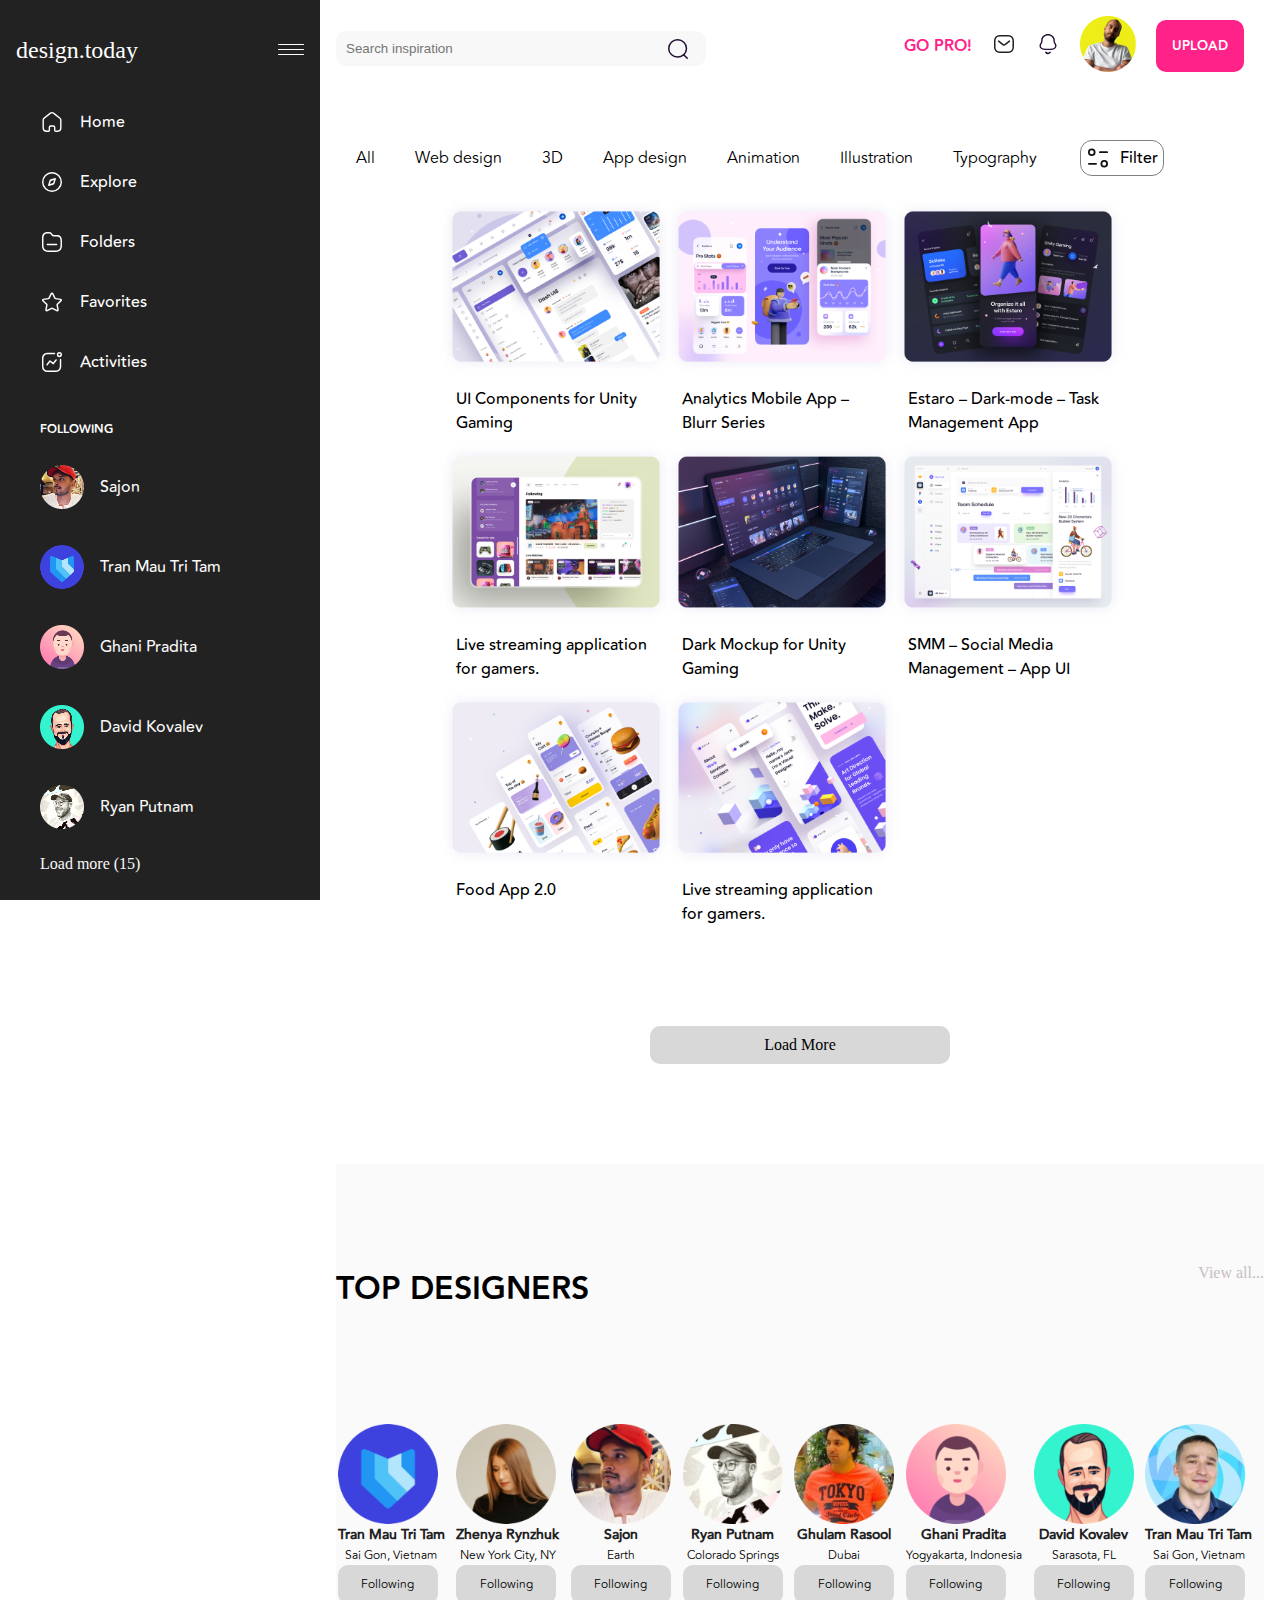
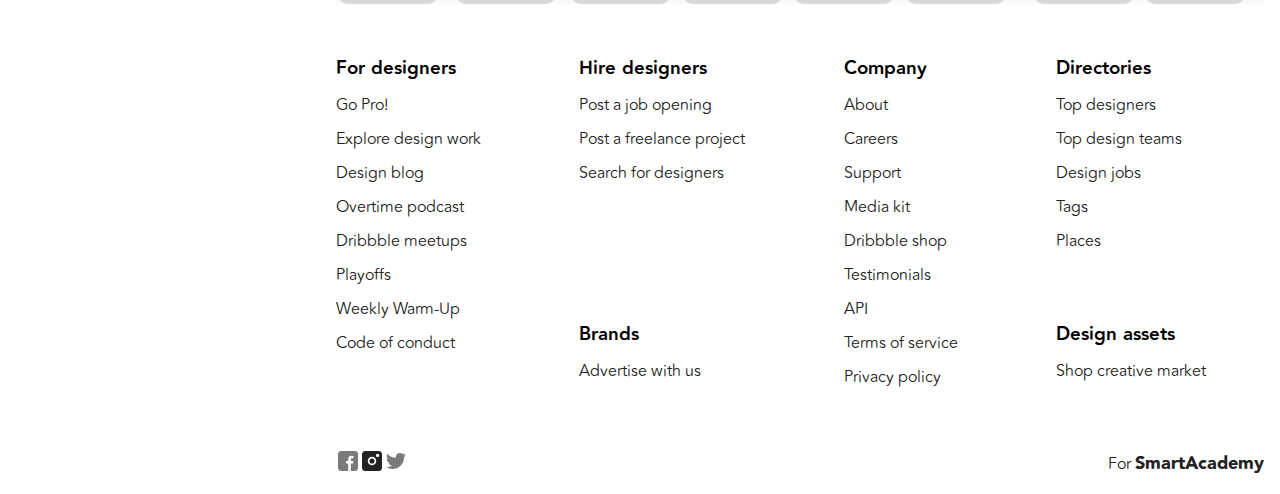
<file: index.html>
<!DOCTYPE html>
<html lang="en">
<head>
    <meta charset="UTF-8">
    <meta http-equiv="X-UA-Compatible" content="IE=edge">
    <meta name="viewport" content="width=device-width, initial-scale=1.0">
    <meta property="og:url" content="voyager56.github.io/midterm/">
	<meta property="og:type" content="Website For Designers" />
	<meta property="og:title" content="Design Today"/>
	<meta property="og:description" content="Design Today" />
	<meta property="og:image" content="images\navbar\compas-nav.svg"/>
	<meta name="keywords" content="html,css" />
	<meta name="author" content="Levan Miqatadze">
	<meta name="description" content="Design Today" />
    <link rel="stylesheet" href="style/fonts.css">
    <link rel="stylesheet" href="style/reset.css">
    <link rel="stylesheet" href="style/style.css">
    <link rel="stylesheet" href="style/media query.css">
    <title>დავალება 12</title>
</head>
<body>
    <nav class="navbar">
        <ul class="nav">
            <li class="logo">
                <a href="#" class="logo-link">
                    <img src="images/navbar/design-logo.svg" alt="logo" id="logo">
                </a>    
                <a href="#" class="logo-link">
                    <img src="images/navbar/drop-down-logo.svg" alt="dropdown" id="dropdown">
                </a>
            </li>
            <li class="nav-item">
                <a href="#" class="link">
                    <img src="images/navbar/home-nav.svg" alt="Home">
                    <span class="text">Home</span>
                </a>
            </li>
            <li class="nav-item">
                <a href="#" class="link">
                    <img src="images/navbar/compas-nav.svg" alt="Explore">
                    <span class="text">Explore</span>
                </a>
            </li>
            <li class="nav-item">
                <a href="#" class="link">
                    <img src="images/navbar/folder-nav.svg" alt="Folders">
                    <span class="text">Folders</span>
                </a>
            </li>
            <li class="nav-item">
                <a href="#" class="link">
                    <img src="images/navbar/favorites-nav.svg" alt="Favorites">
                    <span class="text">Favorites</span>
                </a>
            </li>
            <li class="nav-item">
                <a href="#" class="link">                
                    <img src="images/navbar/activities-nav.svg" alt="Activities">
                    <span class="text">Activities</span>
                </a>
                </li>
            <li class="nav-item">
                <ul class="followers">
                    <span id="following-text">FOLLOWING</span>
                    <li class="follower">
                        <a href="#" class="follower-link">
                            <img src="images/navbar/followers/f1.png" alt="Sajon">
                            <span class="text">Sajon</span>
                        </a>
                    </li>
                    <li class="follower">
                        <a href="#" class="follower-link">
                            <img src="images/navbar/followers/f2.png" alt="Tran Mau Tri Tam">
                            <span class="text">Tran Mau Tri Tam</span>
                        </a>
                    </li> 
                    <li class="follower">
                        <a href="#" class="follower-link">
                            <img src="images/navbar/followers/f3.png" alt="Ghani Pradita">
                            <span class="text">Ghani Pradita</span>
                        </a>
                    </li>
                    <li class="follower">
                        <a href="#" class="follower-link">
                            <img src="images/navbar/followers/f4.png" alt="David Kovalev">
                            <span class="text">David Kovalev</span>
                        </a>
                    </li>
                    <li class="follower">
                        <a href="#" class="follower-link">
                            <img src="images/navbar/followers/f5.png" alt="Ryan Putnam">
                            <span class="text">Ryan Putnam</span>
                        </a>
                    </li>
                    <a href="#" class="show-more">Load more (15)</a>
                </ul>
            </li>
        </ul>
    </nav>
    <main>
        <header>
            <form class="searchbox" action="#">
                <input type="text" placeholder="Search inspiration" name="search-bar">
                <a class="search-icon" href="#">
                    <img src="images/header/search-icon.svg" alt="search-icon">
                </a>
            </form>
                <ul class="header-nav">
                    <li class="header-navitem">
                        <a class="gopro-link" href="#" title="GO PRO!">GO PRO!</a>
                    </li>
                    <li class="header-navitem">
                        <a href="#">
                            <img class="mail" src="images/header/mail-icon.svg" alt="mail ico">
                        </a>
                    </li>
                    <li class="header-navitem">
                        <a href="#">
                            <img class="bell" src="images/header/bell-icon.svg" alt="bell ico">
                        </a>
                    </li>
                    <li class="header-navitem">
                        <a href="table.html">
                            <img class="pfp" src="images/header/profile-picture.png" alt="pfp">
                        </a>
                    </li>
                    <li class="header-navitem">
                        <form action="#adress">
                        <button class="upload">UPLOAD</button>
                        </form>
                    </li>
                </ul>
        </header>
        <section>
            <div class="section-navbar">
					<a class="nav-link" href="#">All</a>
					<a class="nav-link" href="#">Web design</a>
					<a class="nav-link" href="#">3D</a>
					<a class="nav-link" href="#">App design</a>
					<a class="nav-link" href="#">Animation</a>
					<a class="nav-link" href="#">Illustration</a>
					<a class="nav-link" href="#">Typography</a>
                    <div class="last-item">
                        <a class="filter-link" href="#">
                            <img src="images/main section/filter.svg" alt="filter">
                            <span class="filter">Filter</span>
                        </a>
                    </div>
                </div>
            <div class="grid-content">
                <div class="component-relative">
                    <a href="#">
                        <img src="images/main section/5.png" class = "grid-img" alt="ui components">
                    </a>
                    <button class="heart-btn">
                    <img class="heart" src="images/main section/hover1.svg" alt="heart">
                    </button>
                    <button class="plus-btn">
                    <img class="plus" src="images/main section/hover2.svg" alt="plus">
                    </button>
                    <p class="component-p">UI Components for Unity Gaming</p>
                </div>
                <div class="component">
                    <a href="#">
                        <img src="images/main section/6.png" class = "grid-img" alt="ui components">
                    </a>
                    <p class="component-p">Analytics Mobile App – Blurr Series</p>
                </div>
                <div class="component">
                    <a href="#">
                        <img src="images/main section/7.png" class = "grid-img" alt="ui components">
                    </a>
                    <p class="component-p">Estaro – Dark-mode – Task Management App</p>
                </div>
                <div class="component">
                    <a href="#">
                        <img src="images/main section/8.png" class = "grid-img" alt="ui components">
                    </a>
                    <p class="component-p">Live streaming application for gamers.</p>
                </div>
                <div class="component">
                    <a href="#">
                        <img src="images/main section/9.png" class = "grid-img" alt="ui components">
                    </a>
                    <p class="component-p">Dark Mockup for Unity Gaming</p>
                </div>
                <div class="component">
                    <a href="#">
                        <img src="images/main section/10.png" class = "grid-img" alt="ui components">
                    </a>
                    <p class="component-p">SMM – Social Media Management – App UI</p>
                </div>
                <div class="component">
                    <a href="#">
                        <img src="images/main section/11.png" class = "grid-img" alt="ui components">
                    </a>
                    <p class="component-p">Food App 2.0</p>
                </div>
                <div class="component">
                    <a href="#">
                        <img src="images/main section/12.png" class = "grid-img" alt="ui components">
                    </a>
                    <p class="component-p">Live streaming application for gamers.</p>
                </div>
            </div>
            <a class="loadmore" href="#">Load More</a>
            <div class="top-designers">
                <div class="wrap">
                    <h1>TOP DESIGNERS</h1>
                    <a href="#">View all...</a>
                </div>
                <ul class="designers">
                    <li class="designer">
                        <img src="images/designers/5.png" alt="d5">
                        <a href="#">
                            <h3>Tran Mau Tri Tam</h3>
                        </a>
                        <span>Sai Gon, Vietnam</span>
                        <button>
                            <span>Following</span>
                        </button>
                    </li>
                    <li class="designer">
                        <img src="images/designers/6.png" alt="d6">
                        <a href="#">
                            <h3>Zhenya Rynzhuk</h3>
                        </a>
                        <span>New York City, NY</span>
                        <button>
                            <span>Following</span>
                        </button>
                    </li>
                    <li class="designer">
                        <img src="images/designers/7.png" alt="d7">
                        <a href="#">
                            <h3>Sajon</h3>
                        </a>
                        <span>Earth</span>
                        <button>
                            <span>Following</span>
                        </button>
                    </li>
                    <li class="designer">
                        <img src="images/designers/8.png" alt="d8">
                        <a href="#">
                            <h3>Ryan Putnam</h3>
                        </a>
                        <span>Colorado Springs</span>
                        <button>
                            <span>Following</span>
                        </button>
                    </li>
                    <li class="designer">
                        <img src="images/designers/9.png" alt="d9">
                        <a href="#">
                            <h3>Ghulam Rasool</h3>
                        </a>
                        <span>Dubai</span>
                        <button>
                            <span>Following</span>
                        </button>
                    </li>
                    <li class="designer">
                        <img src="images/designers/10.png" alt="d10">
                        <a href="#">
                            <h3>Ghani Pradita</h3>
                        </a>
                        <span>Yogyakarta, Indonesia</span>
                        <button>
                            <span>Following</span>
                        </button>
                    </li>
                    <li class="designer">
                        <img src="images/designers/11.png" alt="d11">
                        <a href="#">
                            <h3>David Kovalev</h3>
                        </a>
                        <span>Sarasota, FL</span>
                        <button>
                            <span>Following</span>
                        </button>
                    </li>
                    <li class="designer">
                        <img src="images/designers/12.png" alt="d12">
                        <a href="#">
                            <h3>Tran Mau Tri Tam</h3>
                        </a>
                        <span>Sai Gon, Vietnam</span>
                        <button>
                            <span>Following</span>
                        </button>
                    </li>
                </ul>
            </div>
        <footer>
            <div class="footer-wrap">
                <div class="for-designers-wrap">
                    <h3>For designers</h3>
                    <ul class="for-designers">
                        <li class="designer-options">
                            <a href="#">Go Pro!</a>
                        </li>
                        <li class="designer-options">
                            <a href="#">Explore design work </a>
                        </li>
                        <li class="designer-options">
                            <a href="#">Design blog</a>
                        </li>
                        <li class="designer-options">
                            <a href="#">Overtime podcast</a>
                        </li>
                        <li class="designer-options">
                            <a href="#">Dribbble meetups</a>
                        </li>
                        <li class="designer-options">
                            <a href="#">Playoffs</a>
                        </li>
                        <li class="designer-options">
                            <a href="#">Weekly Warm-Up</a>
                        </li>
                        <li class="designer-options">
                            <a href="#">Code of conduct</a>
                        </li>
                    </ul>
                </div>
                <div class="hire-designers">
                    <h3>Hire designers</h3>
                    <ul>
                        <li class="hire-options">
                            <a href="#">Post a job opening</a>
                        </li>
                        <li class="hire-options">
                            <a href="#"> Post a freelance project</a>
                        </li>
                        <li class="hire-options">
                            <a href="#">Search for designers</a>
                        </li>
                    </ul>
                </div>
                <div class="brands">
                    <h3>Brands</h3>
                    <a href="#">Advertise with us</a>
                </div>
                <div class="company">
                    <h3>Company</h3>
                    <ul>
                        <li class="company-options">
                            <a href="#">About</a>
                        </li>
                        <li class="company-options">
                            <a href="#">Careers</a>
                        </li>
                        <li class="company-options">
                            <a href="#">Support</a>
                        </li>
                        <li class="company-options">
                            <a href="#">Media kit</a>
                        </li>
                        <li class="company-options">
                            <a href="#">Dribbble shop</a>
                        </li>
                        <li class="company-options">
                            <a href="#">Testimonials</a>
                        </li>
                        <li class="company-options">
                            <a href="#">API</a>
                        </li>
                        <li class="company-options">
                            <a href="#">Terms of service</a>
                        </li>
                        <li class="company-options">
                            <a href="#">Privacy policy</a>
                        </li>
                    </ul>
                </div>
                <div class="directories">
                    <h3>Directories</h3>
                    <ul>
                        <li class="directories-options">
                            <a href="#">Top designers</a>
                        </li>
                        <li class="directories-options">
                            <a href="#">Top design teams</a>
                        </li>
                        <li class="directories-options">
                            <a href="#">Design jobs</a>
                        </li>
                        <li class="directories-options">
                            <a href="#">Tags </a>
                        </li>
                        <li class="directories-options">
                            <a href="#">Places</a>
                        </li>
                    </ul>
                </div>
                <div class="design-assets">
                    <h3>Design assets</h3>
                    <a href="#">Shop creative market</a>
                </div>
            </div>
            <div class="footer-logos">
                <a id="facebook" href="https://www.facebook.com">
                    <svg xmlns="http://www.w3.org/2000/svg" width="24" height="24" viewBox="0 0 24 24">
                        <g id="Component_12_4" data-name="Component 12 – 4" opacity="0.6">
                          <rect id="Rectangle_76" data-name="Rectangle 76" width="24" height="24" fill="rgba(255,255,255,0)"/>
                          <g id="Layer_2" data-name="Layer 2" transform="translate(2 2)">
                            <g id="Layer_1" data-name="Layer 1">
                              <path id="Path_12" data-name="Path 12" d="M16.441,0H3.559A3.563,3.563,0,0,0,0,3.559V16.441A3.563,3.563,0,0,0,3.559,20H10.2V12.6H8V10.047h2.2V8.166a3.088,3.088,0,0,1,3.285-3.39,18.149,18.149,0,0,1,1.969.1V7.159H14.1c-1.061,0-1.264.5-1.264,1.241v1.631h2.525l-.339,2.553H12.841V20h3.6A3.563,3.563,0,0,0,20,16.441V3.559A3.563,3.563,0,0,0,16.441,0Z" fill="#222"/>
                            </g>
                          </g>
                        </g>
                      </svg>
                </a>
                <a id="instagram" href="https://www.instagram.com">
                    <svg id="Component_13_4" data-name="Component 13 – 4" xmlns="http://www.w3.org/2000/svg" width="24" height="24" viewBox="0 0 24 24">
                        <rect id="Rectangle_77" data-name="Rectangle 77" width="24" height="24" fill="rgba(255,255,255,0)"/>
                        <g id="Layer_2" data-name="Layer 2" transform="translate(2 2)">
                          <g id="Layer_1" data-name="Layer 1">
                            <path id="Path_13" data-name="Path 13" d="M10,7.458A2.542,2.542,0,1,0,12.542,10,2.542,2.542,0,0,0,10,7.458Zm0,0A2.542,2.542,0,1,0,12.542,10,2.542,2.542,0,0,0,10,7.458ZM16.441,0H3.559A3.563,3.563,0,0,0,0,3.559V16.441A3.563,3.563,0,0,0,3.559,20H16.441A3.563,3.563,0,0,0,20,16.441V3.559A3.563,3.563,0,0,0,16.441,0ZM10,14.237A4.237,4.237,0,1,1,14.237,10,4.237,4.237,0,0,1,10,14.237ZM15.593,6.1a1.695,1.695,0,1,1,1.695-1.695A1.695,1.695,0,0,1,15.593,6.1ZM10,7.458A2.542,2.542,0,1,0,12.542,10,2.542,2.542,0,0,0,10,7.458Z" fill="#222"/>
                          </g>
                        </g>
                    </svg>                      
                </a>
                <a id="twitter" href="https://www.twitter.com">
                    <svg xmlns="http://www.w3.org/2000/svg" width="24" height="24" viewBox="0 0 24 24">
                        <g id="Component_14_4" data-name="Component 14 – 4" opacity="0.6">
                          <rect id="Rectangle_78" data-name="Rectangle 78" width="24" height="24" fill="rgba(255,255,255,0)"/>
                          <g id="Layer_2" data-name="Layer 2" transform="translate(2.006 3.998)">
                            <g id="Layer_1" data-name="Layer 1" transform="translate(-0.006 0.002)">
                              <path id="Path_14" data-name="Path 14" d="M6.287,16A11.508,11.508,0,0,0,17.96,4.5V3.981a8.215,8.215,0,0,0,2.034-2.087,8.3,8.3,0,0,1-2.373.633A4.057,4.057,0,0,0,19.442.3a8.345,8.345,0,0,1-2.6.977,4.157,4.157,0,0,0-4.5-.99,4.042,4.042,0,0,0-2.6,3.75,3.911,3.911,0,0,0,.108.92A11.71,11.71,0,0,1,1.389.741,4,4,0,0,0,2.657,6.128,4.12,4.12,0,0,1,.8,5.621v.047A4.051,4.051,0,0,0,4.09,9.621a4.132,4.132,0,0,1-1.081.143,4.216,4.216,0,0,1-.773-.073A4.1,4.1,0,0,0,6.07,12.5,8.308,8.308,0,0,1,.986,14.228a8.644,8.644,0,0,1-.992-.057A11.744,11.744,0,0,0,6.287,16" transform="translate(0.006 -0.002)" fill="#222"/>
                            </g>
                          </g>
                        </g>
                    </svg>                      
                </a>
                <a href="https://www.smartacademy.com" class="smart-academy">
                    <span id="for">For</span>
                    <span id="smartac">SmartAcademy</span>
                </a>
            </div>
        </footer>
    </main>
</body>
</html>
</file>
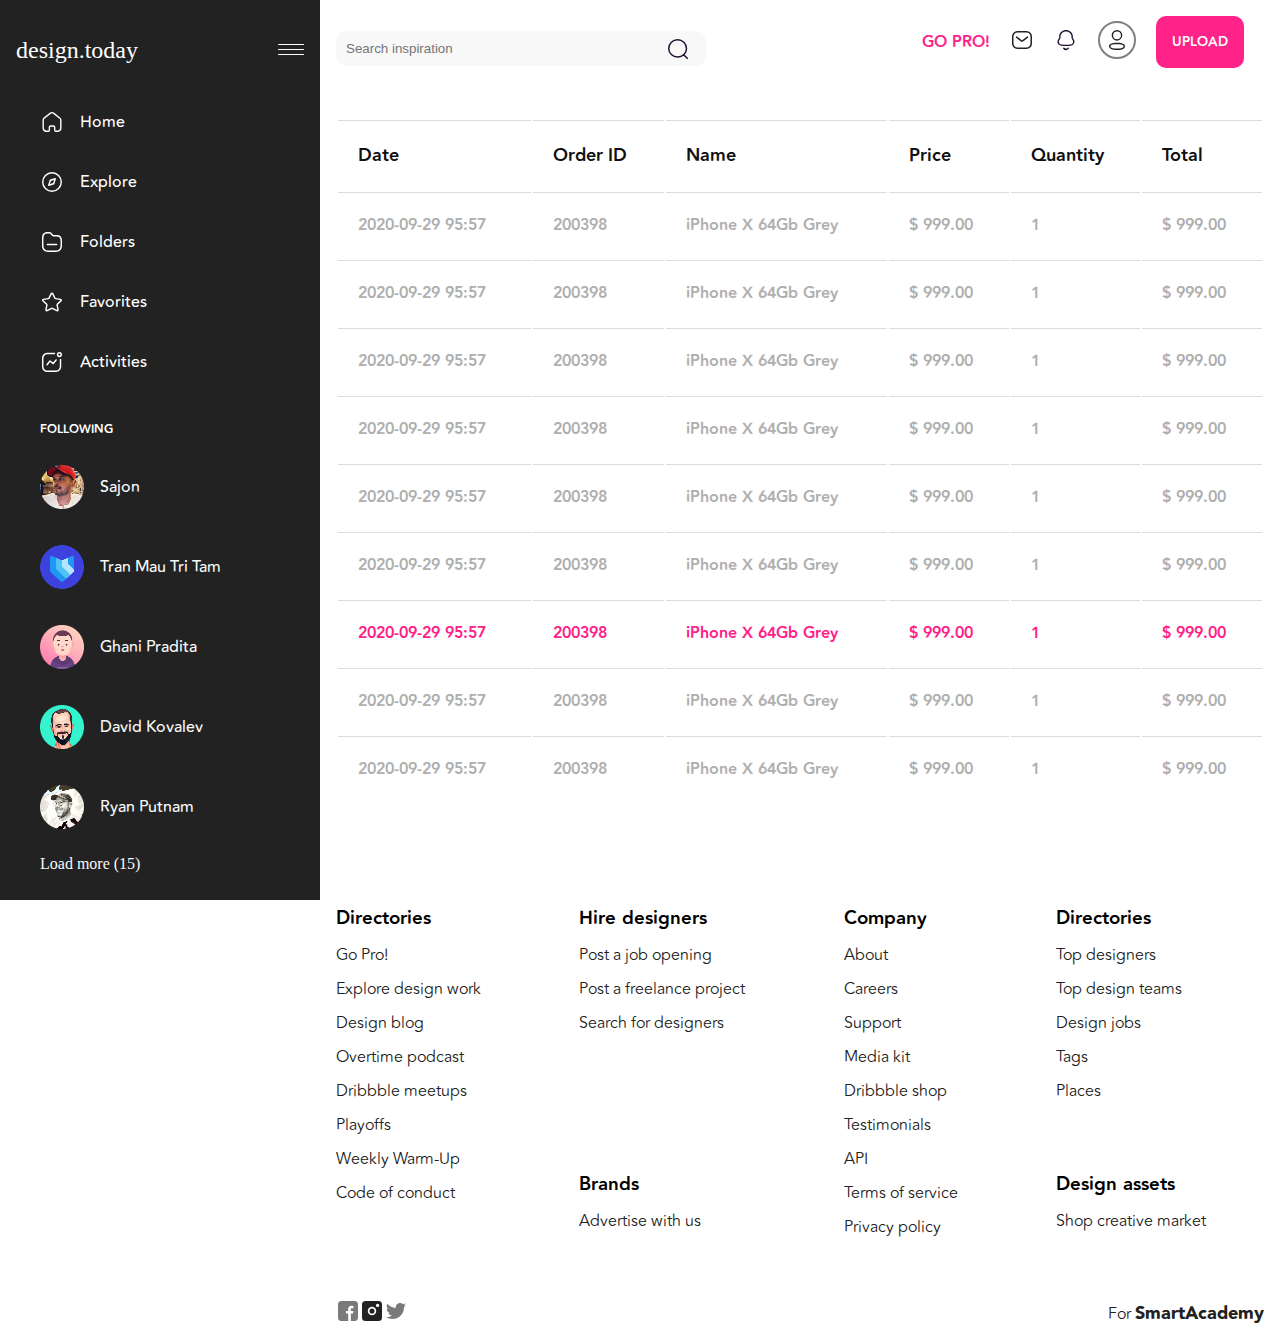
<file: table.html>
<!DOCTYPE html>
<html lang="en">
<head>
    <meta charset="UTF-8">
    <meta http-equiv="X-UA-Compatible" content="IE=edge">
    <meta name="viewport" content="width=device-width, initial-scale=1.0">
    <link rel="stylesheet" href="style/fonts.css">
    <link rel="stylesheet" href="style/reset.css">
    <link rel="stylesheet" href="style/style.css">
    <link rel="stylesheet" href="style/media query.css">
    <title>დავალება 12</title>
</head>
<body>
    <nav class="navbar">
        <ul class="nav">
            <li class="logo">
                <a href="index.html" class="logo-link">
                    <img src="images/navbar/design-logo.svg" alt="logo" id="logo">
                </a>    
                <a href="#" class="logo-link">
                    <img src="images/navbar/drop-down-logo.svg" alt="dropdown" id="dropdown">
                </a>
            </li>
            <li class="nav-item">
                <a href="#" class="link">
                    <img src="images/navbar/home-nav.svg" alt="Home">
                    <span class="text">Home</span>
                </a>
            </li>
            <li class="nav-item">
                <a href="#" class="link">
                    <img src="images/navbar/compas-nav.svg" alt="Explore">
                    <span class="text">Explore</span>
                </a>
            </li>
            <li class="nav-item">
                <a href="#" class="link">
                    <img src="images/navbar/folder-nav.svg" alt="Folders">
                    <span class="text">Folders</span>
                </a>
            </li>
            <li class="nav-item">
                <a href="#" class="link">
                    <img src="images/navbar/favorites-nav.svg" alt="Favorites">
                    <span class="text">Favorites</span>
                </a>
            </li>
            <li class="nav-item">
                <a href="#" class="link">                
                    <img src="images/navbar/activities-nav.svg" alt="Activities">
                    <span class="text">Activities</span>
                </a>
                </li>
            <li class="nav-item">
                <ul class="followers">
                    <span id="following-text">FOLLOWING</span>
                    <li class="follower">
                        <a href="#" class="follower-link">
                            <img src="images/navbar/followers/f1.png" alt="Sajon">
                            <span class="text">Sajon</span>
                        </a>
                    </li>
                    <li class="follower">
                        <a href="#" class="follower-link">
                            <img src="images/navbar/followers/f2.png" alt="Tran Mau Tri Tam">
                            <span class="text">Tran Mau Tri Tam</span>
                        </a>
                    </li> 
                    <li class="follower">
                        <a href="#" class="follower-link">
                            <img src="images/navbar/followers/f3.png" alt="Ghani Pradita">
                            <span class="text">Ghani Pradita</span>
                        </a>
                    </li>
                    <li class="follower">
                        <a href="#" class="follower-link">
                            <img src="images/navbar/followers/f4.png" alt="David Kovalev">
                            <span class="text">David Kovalev</span>
                        </a>
                    </li>
                    <li class="follower">
                        <a href="#" class="follower-link">
                            <img src="images/navbar/followers/f5.png" alt="Ryan Putnam">
                            <span class="text">Ryan Putnam</span>
                        </a>
                    </li>
                    <a href="#" class="show-more">Load more (15)</a>
                </ul>
            </li>
        </ul>
    </nav>
    <main>
        <header>
            <form class="searchbox" action="#">
                <input type="text" placeholder="Search inspiration" name="search-bar">
                <a class="search-icon" href="#">
                    <img src="images/header/search-icon.svg" alt="search-icon">
                </a>
            </form>
                <ul class="header-nav">
                    <li class="header-navitem">
                        <a class="gopro-link" href="#" title="GO PRO!">GO PRO!</a>
                    </li>
                    <li class="header-navitem">
                        <a href="#">
                            <img class="mail" src="images/header/mail-icon.svg" alt="mail ico">
                        </a>
                    </li>
                    <li class="header-navitem">
                        <a href="#">
                            <img class="bell" src="images/header/bell-icon.svg" alt="bell ico">
                        </a>
                    </li>
                    <li class="header-navitem">
                        <a href="index.html">
                            <img class="pfp-svg" src="images/header/pfp-icon.svg" alt="pfp">
                        </a>
                    </li>
                    <li class="header-navitem">
                        <form action="#adress">
                        <button class="upload">UPLOAD</button>
                        </form>
                    </li>
                </ul>
        </header>
        <section>
            <div class="table-wrap">
                <table class="container">
                    <tr>
                        <th>Date</th>
                        <th>Order ID</th>
                        <th>Name</th>
                        <th>Price</th>
                        <th>Quantity</th>
                        <th>Total</th>
                    </tr>
                    <tr>
                        <td>2020-09-29 95:57</td>
                        <td>200398</td>
                        <td>iPhone X 64Gb Grey</td>
                        <td>$ 999.00</td>
                        <td>1</td>
                        <td>$ 999.00</td>
                    </tr>
                    <tr>
                        <td>2020-09-29 95:57</td>
                        <td>200398</td>
                        <td>iPhone X 64Gb Grey</td>
                        <td>$ 999.00</td>
                        <td>1</td>
                        <td>$ 999.00</td>
                    </tr>
                    <tr>
                        <td>2020-09-29 95:57</td>
                        <td>200398</td>
                        <td>iPhone X 64Gb Grey</td>
                        <td>$ 999.00</td>
                        <td>1</td>
                        <td>$ 999.00</td>
                    </tr>
                    <tr>
                        <td>2020-09-29 95:57</td>
                        <td>200398</td>
                        <td>iPhone X 64Gb Grey</td>
                        <td>$ 999.00</td>
                        <td>1</td>
                        <td>$ 999.00</td>
                    </tr>
                    <tr>
                        <td>2020-09-29 95:57</td>
                        <td>200398</td>
                        <td>iPhone X 64Gb Grey</td>
                        <td>$ 999.00</td>
                        <td>1</td>
                        <td>$ 999.00</td>
                    </tr>
                    <tr>
                        <td>2020-09-29 95:57</td>
                        <td>200398</td>
                        <td>iPhone X 64Gb Grey</td>
                        <td>$ 999.00</td>
                        <td>1</td>
                        <td>$ 999.00</td>
                    </tr>
                    <tr>
                        <td>2020-09-29 95:57</td>
                        <td>200398</td>
                        <td>iPhone X 64Gb Grey</td>
                        <td>$ 999.00</td>
                        <td>1</td>
                        <td>$ 999.00</td>
                    </tr>
                    <tr>
                        <td>2020-09-29 95:57</td>
                        <td>200398</td>
                        <td>iPhone X 64Gb Grey</td>
                        <td>$ 999.00</td>
                        <td>1</td>
                        <td>$ 999.00</td>
                    </tr>
                    <tr>
                        <td>2020-09-29 95:57</td>
                        <td>200398</td>
                        <td>iPhone X 64Gb Grey</td>
                        <td>$ 999.00</td>
                        <td>1</td>
                        <td>$ 999.00</td>
                    </tr>
                </table>
            </div>
        </section>
        <footer>
            <div class="footer-wrap">
                <div class="for-designers-wrap">
                    <h3>Directories</h5>
                        <ul class="for-designers">
                        <li class="designer-options">
                            <a href="#">Go Pro!</a>
                        </li>
                        <li class="designer-options">
                            <a href="#">Explore design work </a>
                        </li>
                        <li class="designer-options">
                            <a href="#">Design blog</a>
                        </li>
                        <li class="designer-options">
                            <a href="#">Overtime podcast</a>
                        </li>
                        <li class="designer-options">
                            <a href="#">Dribbble meetups</a>
                        </li>
                        <li class="designer-options">
                            <a href="#">Playoffs</a>
                        </li>
                        <li class="designer-options">
                            <a href="#">Weekly Warm-Up</a>
                        </li>
                        <li class="designer-options">
                            <a href="#">Code of conduct</a>
                        </li>
                    </ul>
                </div>
                <div class="hire-designers">
                    <h3>Hire designers</h5>
                    <ul>
                        <li class="hire-options">
                            <a href="#">Post a job opening</a>
                        </li>
                        <li class="hire-options">
                            <a href="#"> Post a freelance project</a>
                        </li>
                        <li class="hire-options">
                            <a href="#">Search for designers</a>
                        </li>
                    </ul>
                </div>
                <div class="brands">
                    <h3>Brands</h3>
                    <a href="#">Advertise with us</a>
                </div>
                <div class="company">
                    <h3>Company</h3>
                    <ul>
                        <li class="company-options">
                            <a href="#">About</a>
                        </li>
                        <li class="company-options">
                            <a href="#">Careers</a>
                        </li>
                        <li class="company-options">
                            <a href="#">Support</a>
                        </li>
                        <li class="company-options">
                            <a href="#">Media kit</a>
                        </li>
                        <li class="company-options">
                            <a href="#">Dribbble shop</a>
                        </li>
                        <li class="company-options">
                            <a href="#">Testimonials</a>
                        </li>
                        <li class="company-options">
                            <a href="#">API</a>
                        </li>
                        <li class="company-options">
                            <a href="#">Terms of service</a>
                        </li>
                        <li class="company-options">
                            <a href="#">Privacy policy</a>
                        </li>
                    </ul>
                </div>
                <div class="directories">
                    <h3>Directories</h3>
                    <ul>
                        <li class="directories-options">
                            <a href="#">Top designers</a>
                        </li>
                        <li class="directories-options">
                            <a href="#">Top design teams</a>
                        </li>
                        <li class="directories-options">
                            <a href="#">Design jobs</a>
                        </li>
                        <li class="directories-options">
                            <a href="#">Tags </a>
                        </li>
                        <li class="directories-options">
                            <a href="#">Places</a>
                        </li>
                    </ul>
                </div>
                <div class="design-assets">
                    <h3>Design assets</h3>
                    <a href="#">Shop creative market</a>
                </div>
            </div>
            <div class="footer-logos">
                <a id="facebook" href="https://www.facebook.com">
                    <svg xmlns="http://www.w3.org/2000/svg" width="24" height="24" viewBox="0 0 24 24">
                        <g id="Component_12_4" data-name="Component 12 – 4" opacity="0.6">
                          <rect id="Rectangle_76" data-name="Rectangle 76" width="24" height="24" fill="rgba(255,255,255,0)"/>
                          <g id="Layer_2" data-name="Layer 2" transform="translate(2 2)">
                            <g id="Layer_1" data-name="Layer 1">
                              <path id="Path_12" data-name="Path 12" d="M16.441,0H3.559A3.563,3.563,0,0,0,0,3.559V16.441A3.563,3.563,0,0,0,3.559,20H10.2V12.6H8V10.047h2.2V8.166a3.088,3.088,0,0,1,3.285-3.39,18.149,18.149,0,0,1,1.969.1V7.159H14.1c-1.061,0-1.264.5-1.264,1.241v1.631h2.525l-.339,2.553H12.841V20h3.6A3.563,3.563,0,0,0,20,16.441V3.559A3.563,3.563,0,0,0,16.441,0Z" fill="#222"/>
                            </g>
                          </g>
                        </g>
                      </svg>
                </a>
                <a id="instagram" href="https://www.instagram.com">
                    <svg id="Component_13_4" data-name="Component 13 – 4" xmlns="http://www.w3.org/2000/svg" width="24" height="24" viewBox="0 0 24 24">
                        <rect id="Rectangle_77" data-name="Rectangle 77" width="24" height="24" fill="rgba(255,255,255,0)"/>
                        <g id="Layer_2" data-name="Layer 2" transform="translate(2 2)">
                          <g id="Layer_1" data-name="Layer 1">
                            <path id="Path_13" data-name="Path 13" d="M10,7.458A2.542,2.542,0,1,0,12.542,10,2.542,2.542,0,0,0,10,7.458Zm0,0A2.542,2.542,0,1,0,12.542,10,2.542,2.542,0,0,0,10,7.458ZM16.441,0H3.559A3.563,3.563,0,0,0,0,3.559V16.441A3.563,3.563,0,0,0,3.559,20H16.441A3.563,3.563,0,0,0,20,16.441V3.559A3.563,3.563,0,0,0,16.441,0ZM10,14.237A4.237,4.237,0,1,1,14.237,10,4.237,4.237,0,0,1,10,14.237ZM15.593,6.1a1.695,1.695,0,1,1,1.695-1.695A1.695,1.695,0,0,1,15.593,6.1ZM10,7.458A2.542,2.542,0,1,0,12.542,10,2.542,2.542,0,0,0,10,7.458Z" fill="#222"/>
                          </g>
                        </g>
                    </svg>                      
                </a>
                <a id="twitter" href="https://www.twitter.com">
                    <svg xmlns="http://www.w3.org/2000/svg" width="24" height="24" viewBox="0 0 24 24">
                        <g id="Component_14_4" data-name="Component 14 – 4" opacity="0.6">
                          <rect id="Rectangle_78" data-name="Rectangle 78" width="24" height="24" fill="rgba(255,255,255,0)"/>
                          <g id="Layer_2" data-name="Layer 2" transform="translate(2.006 3.998)">
                            <g id="Layer_1" data-name="Layer 1" transform="translate(-0.006 0.002)">
                              <path id="Path_14" data-name="Path 14" d="M6.287,16A11.508,11.508,0,0,0,17.96,4.5V3.981a8.215,8.215,0,0,0,2.034-2.087,8.3,8.3,0,0,1-2.373.633A4.057,4.057,0,0,0,19.442.3a8.345,8.345,0,0,1-2.6.977,4.157,4.157,0,0,0-4.5-.99,4.042,4.042,0,0,0-2.6,3.75,3.911,3.911,0,0,0,.108.92A11.71,11.71,0,0,1,1.389.741,4,4,0,0,0,2.657,6.128,4.12,4.12,0,0,1,.8,5.621v.047A4.051,4.051,0,0,0,4.09,9.621a4.132,4.132,0,0,1-1.081.143,4.216,4.216,0,0,1-.773-.073A4.1,4.1,0,0,0,6.07,12.5,8.308,8.308,0,0,1,.986,14.228a8.644,8.644,0,0,1-.992-.057A11.744,11.744,0,0,0,6.287,16" transform="translate(0.006 -0.002)" fill="#222"/>
                            </g>
                          </g>
                        </g>
                    </svg>                      
                </a>
                <a href="https://www.smartacademy.com" class="smart-academy">
                    <span id="for">For</span>
                    <span id="smartac">SmartAcademy</span>
                </a>
            </div>
        </footer>
</body>
</html>
</file>
<file: style/fonts.css>
@font-face{
	font-family: 'Avenir Heavy';
	src: url('../fonts/Avenir Heavy.ttf');
}
@font-face{
	font-family: 'Avenir Medium';
	src: url('../fonts/Avenir Medium.ttf');
}
@font-face{
	font-family: 'Avenir Book';
	src: url('../fonts/Avenir Book.ttf');
}
@font-face{
	font-family: 'Avenir Black';
	src: url('../fonts/Avenir Black.ttf');
}
</file>
<file: style/style.css>
:root{
    --hover-color: #FF2288;
    --nav-bar-bg: #222222;
    font-size: 16px;
}
main{
    padding: 1rem;
}
/* navbar */
.nav-item{
    width: 100%;
}
.navbar{
    position: fixed;
    background-color: var(--nav-bar-bg);
    transition: 200ms ease;
    z-index: 1;

}
.nav{
    list-style: none;
    display: flex;
    flex-direction: column;
    align-items: center;
}
.logo{
    display: flex;
    align-items: center;
    justify-content: center;
    width: 90%;
    height: 5rem;
    margin: 10px 0px 10px 0px;
}
#logo{
    display: none;
}
.link{
    display: flex;
    align-items: center;
    justify-content: center;
    margin-bottom: 1rem;
    padding: 10px 20px 10px 20px;
    text-align: center;
    text-decoration: none;
    color: white;
    transition: 400ms ease-in-out;
}
.text{
    font-family: 'Avenir Medium';
    display: none;
    margin-left: 1rem;
}
.followers{
    margin-top: 20px;
    list-style: none;
    display: flex;
    flex-direction: column;
    align-items: center;
    height: 100%;
}
.follower{
    width: 100%;
}
#following-text{
    font-family: 'Avenir Heavy';
    font-size: 12px;
    color: white;
    transition: 200ms ease;

}
.follower-link{
    display: flex;
    align-items: center;
    justify-content: center;
    margin-bottom: 1rem;
    padding: 10px 20px 10px 20px;
    text-align: center;
    text-decoration: none;
    color: #F8F8F8;
    transition: 200ms ease;
}
.show-more{
    text-decoration: none;
    display: none;
    color: #F8F8F8;
}

/* header */
header{
    display: flex;
    justify-content: space-between;
}
.searchbox{
    top: 15px;
    position: relative;
}
form input{
    width: 350px;
    padding: 10px;
    border-radius: 10px;
    background-color: #F8F8F8;
    border: none;
}
.search-icon{
    position: absolute;
    left: 330px;
    top: 6px;
}
.header-nav{
    display: flex;
    flex-wrap: wrap;
}

.header-navitem{
    display: flex;
    align-items: center;
    justify-content: center;
    list-style: none;
    margin-right: 20px;
}
.pfp-svg{
    padding: 5px;
    border: 2px solid gray;
    border-radius: 50%;
}
.gopro-link{
    font-family: 'Avenir Heavy';
    text-decoration: none;
    color: var(--hover-color);
}
.upload{
    font-family: 'Avenir Heavy';
    padding: 1rem 1rem;
    color: white;
    background-color: var(--hover-color);
    border: none;
    border-radius: 10px;
}
.section-navbar{
    margin-top: 50px;
    display: flex;
    align-items: center;
    justify-content: flex-start;
    flex-wrap: wrap;
}
.nav-link{
    font-family: 'Avenir Book';
    text-decoration: none;
    color: black;
    padding: 20px;
    border-radius: 10px;
}
.nav-link:active{
    background-color:  #F8F8F8;
}
.last-item{
    margin: 0 100px 0 auto;
    padding: 5px;
    border: 1px solid grey;
    border-radius: 12px;
}
.filter-link{
    display: flex;
    align-items: center;
    text-decoration: none;
    color: black;
}
.follower-link span{
    font-family: 'Avenir Medium';
}
.filter{
    font-family: 'Avenir Medium';
    margin-left: 10px;
}
/* main content */
.grid-content{
    display: grid;
    grid-template-columns: repeat(auto-fit, 186px);
    grid-column-gap: 40px;
    margin-right: 100px;
    justify-content: center;
}
.component-relative{
    position: relative;
}
.grid-img{
    width: 250px;
}
.heart-btn,.plus-btn{
    border: none;
    display: none;
    position: absolute;
    left: 30px;
    background-color: white;
    padding: 3px 3px;
    border-radius: 10px;
    cursor: pointer;
}
.component-relative:hover .heart-btn,.component-relative:hover .plus-btn{
    display: initial;
}
.grid-content p{
    width: 200px;
    margin: 0px 25px;
    font-family: 'Avenir Medium';
}
.heart-btn{
    top: 30px;
}
.plus-btn{
    top: 70px;
}
.heart-btn:hover{
    background-color:rgb(228, 60, 94)
}
.plus-btn:hover{
    background-color: rgb(9, 237, 237);
}
.loadmore{
    display: block;
    text-decoration: none;
    color: black;
    text-align: center;
    background-color: #D8D8D8;
    border-radius: 10px;
    margin: 100px auto 0px auto;
    padding: 10px 50px;
    width: 200px;
}
.top-designers{
    margin-top: 100px;
    background-color: #fafafa;
}
.top-designers h1{
    font-family: 'Avenir Heavy';
}
.wrap{
    padding-top: 100px;
    display: flex;
    justify-content: space-between;
}
.wrap a{
    text-decoration: none;
    color: rgb(199, 192, 192);
}
.designers{
    margin-top: 100px;
    list-style: none;
    display: flex;
    justify-content: space-evenly;
    flex-wrap: wrap;
}
.designers a{
    text-decoration: none;
    color: #222222;
}
.designers a h3{
    font-size: 14px;
    font-family: 'Avenir Medium';
}
.designers span{
    font-size: 12px;
    font-family: 'Avenir Book';
}
.designers a:hover{
    color:rgb(199, 192, 192);
}
.designer img{
    width: 100px;
}
.designer{
    margin-top: 10px;
    display: flex;
    flex-direction: column;
    margin-right: 10px;
    text-align: center;
}
.designer button{
    width: 100px;
    border: none;
    background-color: #D8D8D8;
    padding: 10px;
    border-radius: 10px;
    cursor: pointer;
}
.table-wrap{
    overflow-x: auto;
}
.container{
    width: 100%;
    color: #afafaf;
    margin: 50px auto;
}
td, th {
    font-family: 'Avenir Heavy';
    border-top: 1px solid #dddddd;
    text-align: left;
    padding: 20px;
}
th{
    font-size: 18px;
    color: #111111;
}
tbody :nth-child(8){
    color: var(--hover-color);
}
tr:hover{
    color: #222222;
    background: #F2F2F2;
    border-radius: 10px;
}
/* footer */
.footer-wrap{
    margin-top: 50px;
    display: grid;
    grid-gap: 40px;
    grid-template-rows: auto;
}
.for-designers-wrap{
    grid-row: span 2;
}

.brands{
    grid-row: 2/3;
    grid-column: 2/3;
}
.company{
    grid-row: span 2;
}
.design-assets{
    grid-row: 2/3;
    grid-column: 4/5;
}
.footer-wrap h3{
    margin-bottom: 10px;
    font-family: 'Avenir Heavy';
}
.footer-wrap li{
    margin-bottom: 10px;
}
.footer-wrap ul{
    list-style: none;
}
.footer-wrap a{
    text-decoration: none;
    color: #222222;
    font-family: 'Avenir Book';
}

.footer-logos{
    margin-top:50px;
    display: flex;
    width: 100%;
}
.smart-academy{
    text-decoration: none;
    color: #222222;
    margin-left: auto;
}
#for{
    font-family: 'Avenir Book';
}
#smartac{
    font-size: 18px;
    font-family: 'Avenir Black';
}
#facebook svg path:hover{
    fill: #0e0792;
}
#instagram svg path:hover{
    fill: #c50eb0;
}
#twitter svg path:hover{
    fill: #076692;
}
</file>
<file: style/media query.css>
@media only screen and (max-width:1200px) {
    .navbar {
      bottom: 0;
      width: 100%;
    }
    .logo-link img{
        display: none;
    }
    .nav {
      flex-direction: row;
      height: 5rem;
    }
    .link:hover{
        background-color: var(--hover-color);
    }
    .link {
      justify-content: center;
    }
  
    main {
      margin-bottom: 5rem;
    }
    .followers{
        display: none;
    }

}
@media only screen and (min-width:1200px) {
    .navbar {
      width: 5rem;
      height: 100vh;
    }
    .navbar:hover .link{
        margin: 0 auto;
        justify-content:flex-start;
        margin-bottom: 1rem;    
        border-radius: 12px;
        width: 15rem;
        padding: 10px 20px 10px 20px;
    }
    .navbar:hover .follower-link,#following-text,.show-more{
        justify-content: flex-start;
        margin: 0 auto;
        margin-bottom: 1rem;
        width: 15rem;
    }
    .navbar:hover .show-more{
        display: initial;
    }

    .navbar:hover .link:hover{
        background-color: var(--hover-color);
    }

    .navbar:hover .logo{
        justify-content: space-between; 
    }
    .navbar:hover #logo{
        display: initial;
    }
    .navbar:hover {
        width: 20rem;
    }
    .navbar:hover .text {
        display: inline;
    }
    .follower-link span:hover{
       color: gray;
    }
    main{
        margin-left: 20rem;
    }
}

@media only screen and (max-width:700px){
    header{
        flex-direction: column-reverse;
        align-items: center;
    }
    .searchbox{
        margin-bottom: 50px;
    }
    .section-navbar{
        display: none;
    }
    .gopro-link{
        display: none;
    }
    .bell{
        display: none;
    }
    .mail{
        display: none;
    }
    .header-nav{
        flex-direction: column;
    }
    .footer-wrap{
        display: flex;
        flex-direction: column;
        align-items: center;
    }

}
</file>
